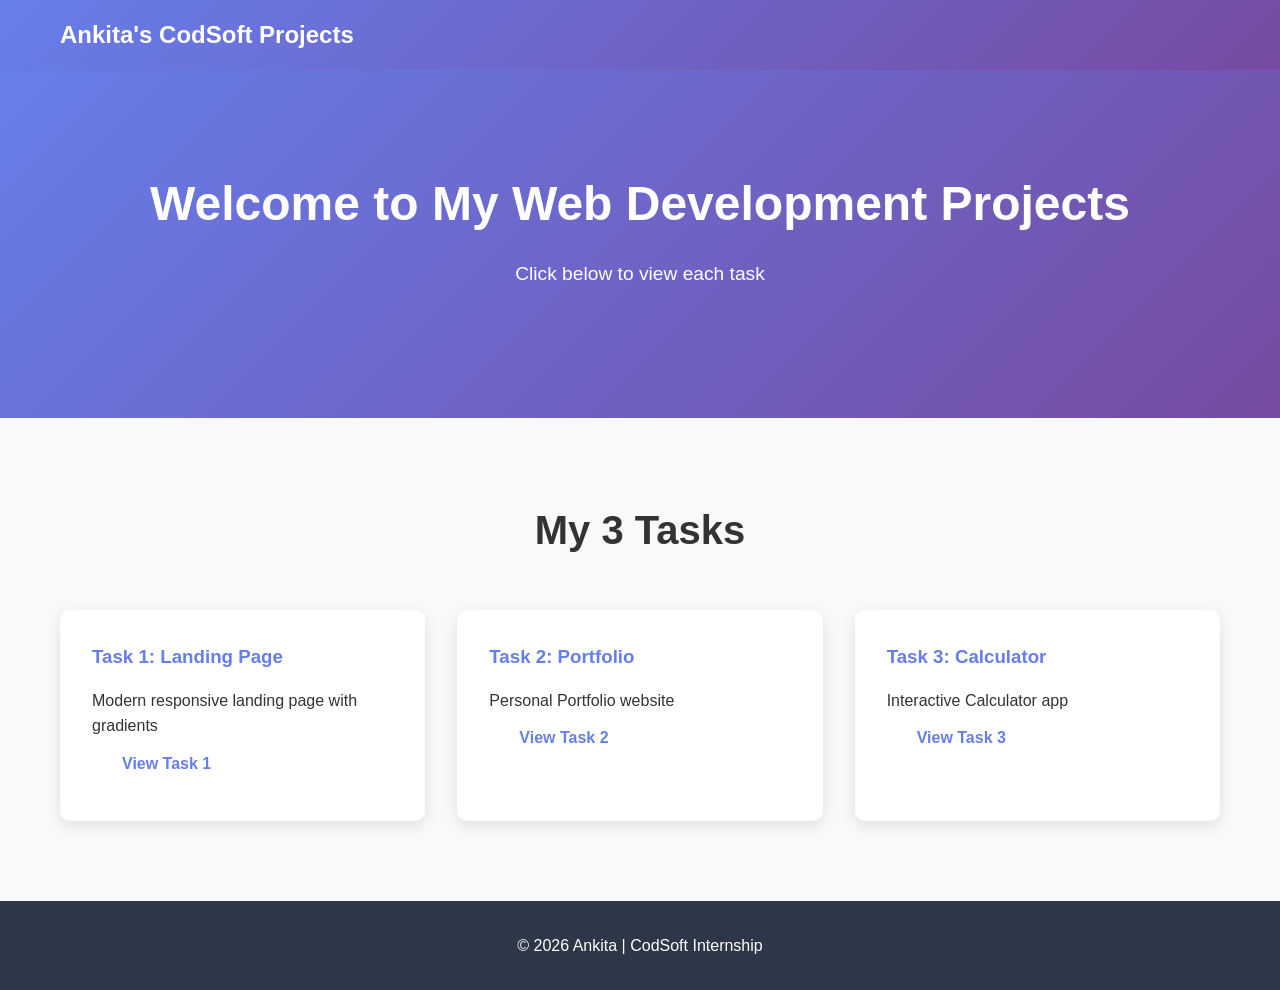
<file: index.html>
<!DOCTYPE html>
<html>
<head>
<meta name="viewport" content="width=device-width, initial-scale=1.0">
<title>Web Projects - Ankita</title>
<link rel="stylesheet" href="style.css">
</head>
<body>
<nav>
<div class="container">
<h1>Ankita's CodSoft Projects</h1>
</div>
</nav>

<section class="hero">
<div class="container">
<h2>Welcome to My Web Development Projects</h2>
<p>Click below to view each task</p>
</div>
</section>

<section class="features">
<div class="container">
<h2>My 3 Tasks</h2>
<div class="grid">
<div class="card">
<h3>Task 1: Landing Page</h3>
<p>Modern responsive landing page with gradients</p>
<a href="Task1-LandingPage/" class="btn">View Task 1</a>
</div>
<div class="card">
<h3>Task 2: Portfolio</h3>
<p>Personal Portfolio website</p>
<a href="Task2%20Portfolio/" class="btn">View Task 2</a>
</div>
<div class="card">
<h3>Task 3: Calculator</h3>
<p>Interactive Calculator app</p>
<a href="Task3-Calculator/" class="btn">View Task 3</a>
</div>
</div>
</div>
</section>

<footer>
<div class="container">
<p>&copy; 2026 Ankita | CodSoft Internship</p>
</div>
</footer>
</body>
</html>
</file>
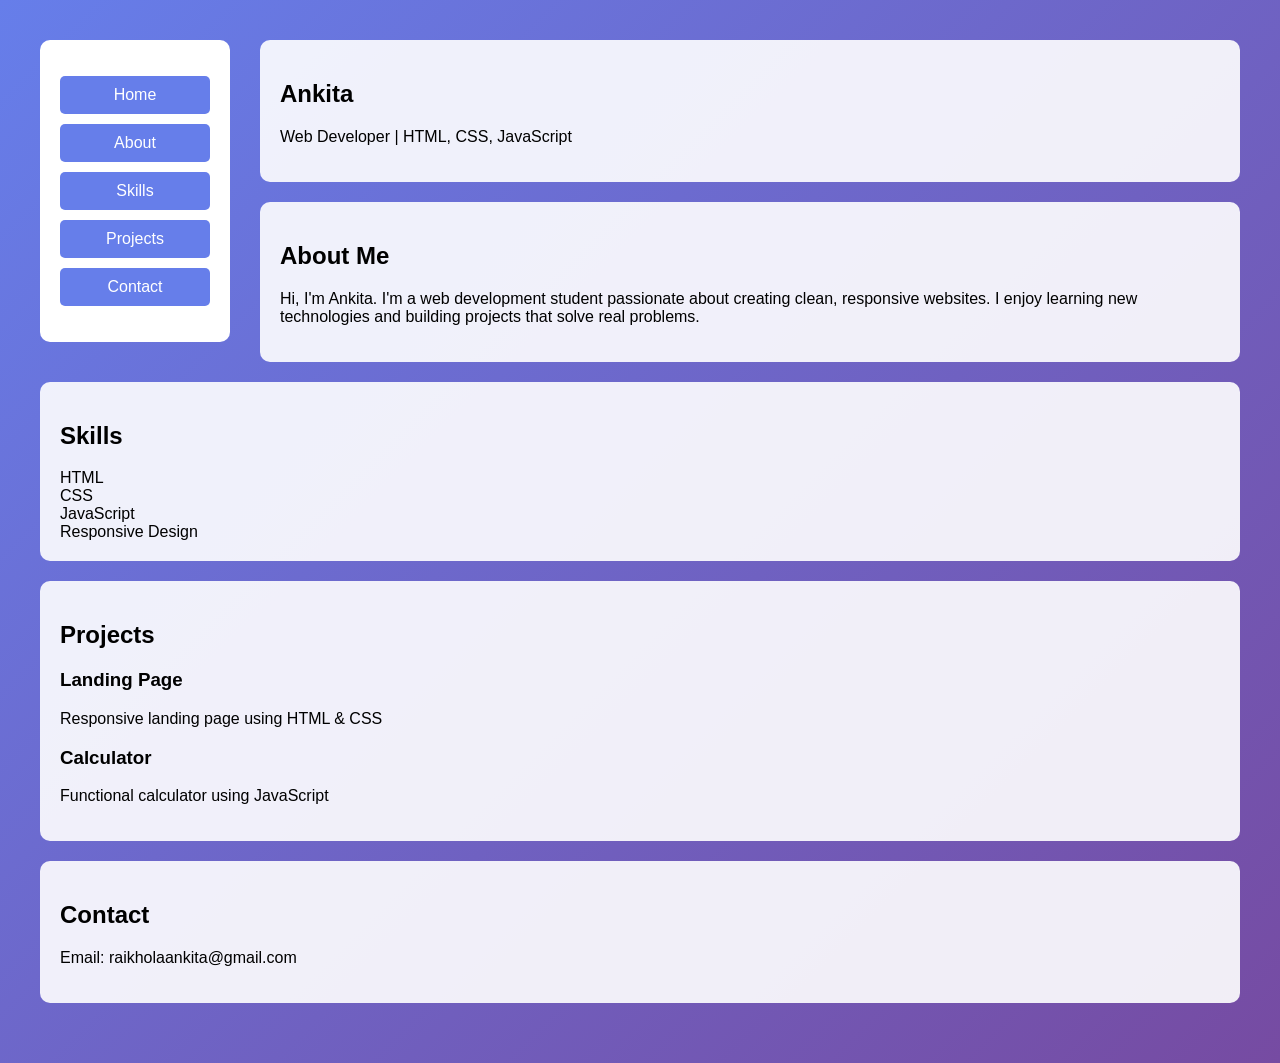
<file: Task2 Portfolio/index.html>
<!DOCTYPE html>
<html>
<head>
  <meta name="viewport" content="width=device-width, initial-scale=1.0">
  <title>Ankita - Portfolio</title>
  <link rel="stylesheet" href="style.css">
</head>
<body>
  <div class="container">
  <nav>
    <ul>
      <li><a href="#home">Home</a></li>
      <li><a href="#about">About</a></li>
      <li><a href="#skills">Skills</a></li>
      <li><a href="#projects">Projects</a></li>
      <li><a href="#contact">Contact</a></li>
    </ul>
  </nav>
  </div>
  <section id="home" class="hero">
    <h1>Ankita</h1>
    <p>Web Developer | HTML, CSS, JavaScript</p>
  </section>
  <section id="about" class="about">
    <h2>About Me</h2>
    <p>Hi, I'm Ankita. I'm a web development student passionate about creating clean, responsive websites. I enjoy learning new technologies and building projects that solve real problems.</p>
  </section>

  <section id="skills" class="skills">
    <h2>Skills</h2>
    <div class="skill-box">
      <div class="skill">HTML</div>
      <div class="skill">CSS</div>
      <div class="skill">JavaScript</div>
      <div class="skill">Responsive Design</div>
    </div>
  </section>

  <section id="projects" class="projects">
    <h2>Projects</h2>
    <div class="project-card">
      <h3>Landing Page</h3>
      <p>Responsive landing page using HTML & CSS</p>
    </div>
    <div class="project-card">
      <h3>Calculator</h3>
      <p>Functional calculator using JavaScript</p>
    </div>
  </section>

  <section id="contact" class="contact">
    <h2>Contact</h2>
    <p>Email: raikholaankita@gmail.com</p>
  </section>
</body>
</html>
</file>
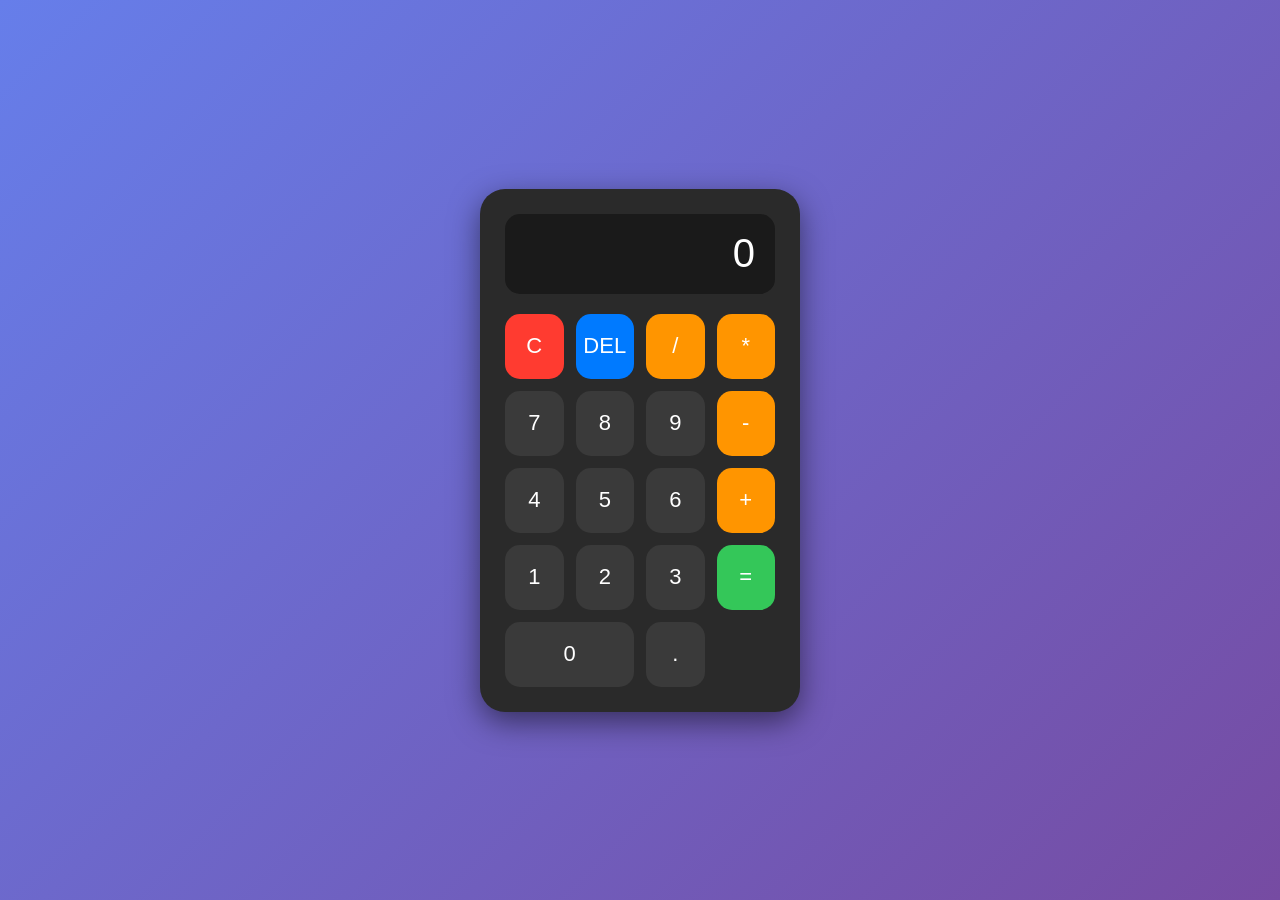
<file: Task3-Calculator/index.html>
<!DOCTYPE html>
<html>
<head>
  <meta name="viewport" content="width=device-width, initial-scale=1.0">
  <title>Calculator</title>
  <link rel="stylesheet" href="style.css">
</head>
<body>
  <div class="calculator">
    <input type="text" id="display" readonly value="0">
    <div class="buttons">
      <button onclick="clearDisplay()">C</button>
      <button onclick="deleteLast()">DEL</button>
      <button onclick="appendValue('/')">/</button>
      <button onclick="appendValue('*')">*</button>
      
      <button onclick="appendValue('7')">7</button>
      <button onclick="appendValue('8')">8</button>
      <button onclick="appendValue('9')">9</button>
      <button onclick="appendValue('-')">-</button>
      
      <button onclick="appendValue('4')">4</button>
      <button onclick="appendValue('5')">5</button>
      <button onclick="appendValue('6')">6</button>
      <button onclick="appendValue('+')">+</button>
      
      <button onclick="appendValue('1')">1</button>
      <button onclick="appendValue('2')">2</button>
      <button onclick="appendValue('3')">3</button>
      <button onclick="calculate()" class="equal">=</button>
      
      <button onclick="appendValue('0')" class="zero">0</button>
      <button onclick="appendValue('.')">.</button>
    </div>
  </div>
  <script src="script.js"></script>
</body>
</html>
</file>
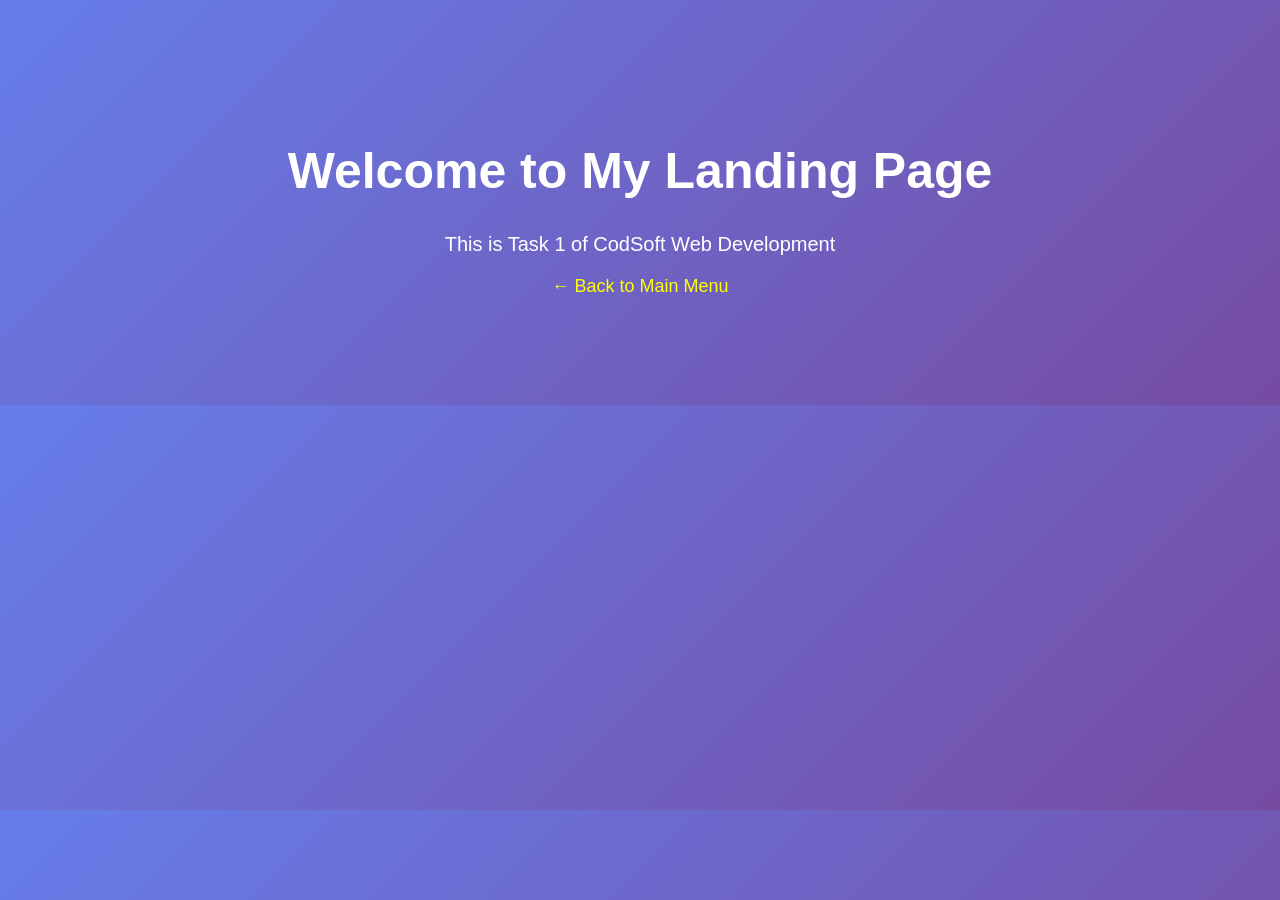
<file: Landing.html>
<!--created by Ankita Raikhola for CodSoft Web Dev Internship-May 2026-->
<!DOCTYPE html>
<html>
<head>
    <title>Landing Page - Ankita</title>
    <style>
        body { font-family: Arial; text-align: center; padding: 100px; background: linear-gradient(135deg, #667eea 0%, #764ba2 100%); color: white; }
        h1 { font-size: 50px; }
        p { font-size: 20px; }
        a { color: yellow; text-decoration: none; font-size: 18px; }
    </style>
</head>
<body>
    <h1>Welcome to My Landing Page</h1>
    <p>This is Task 1 of CodSoft Web Development</p>
    <a href="index.html">← Back to Main Menu</a>
</body>
</html>
</file>
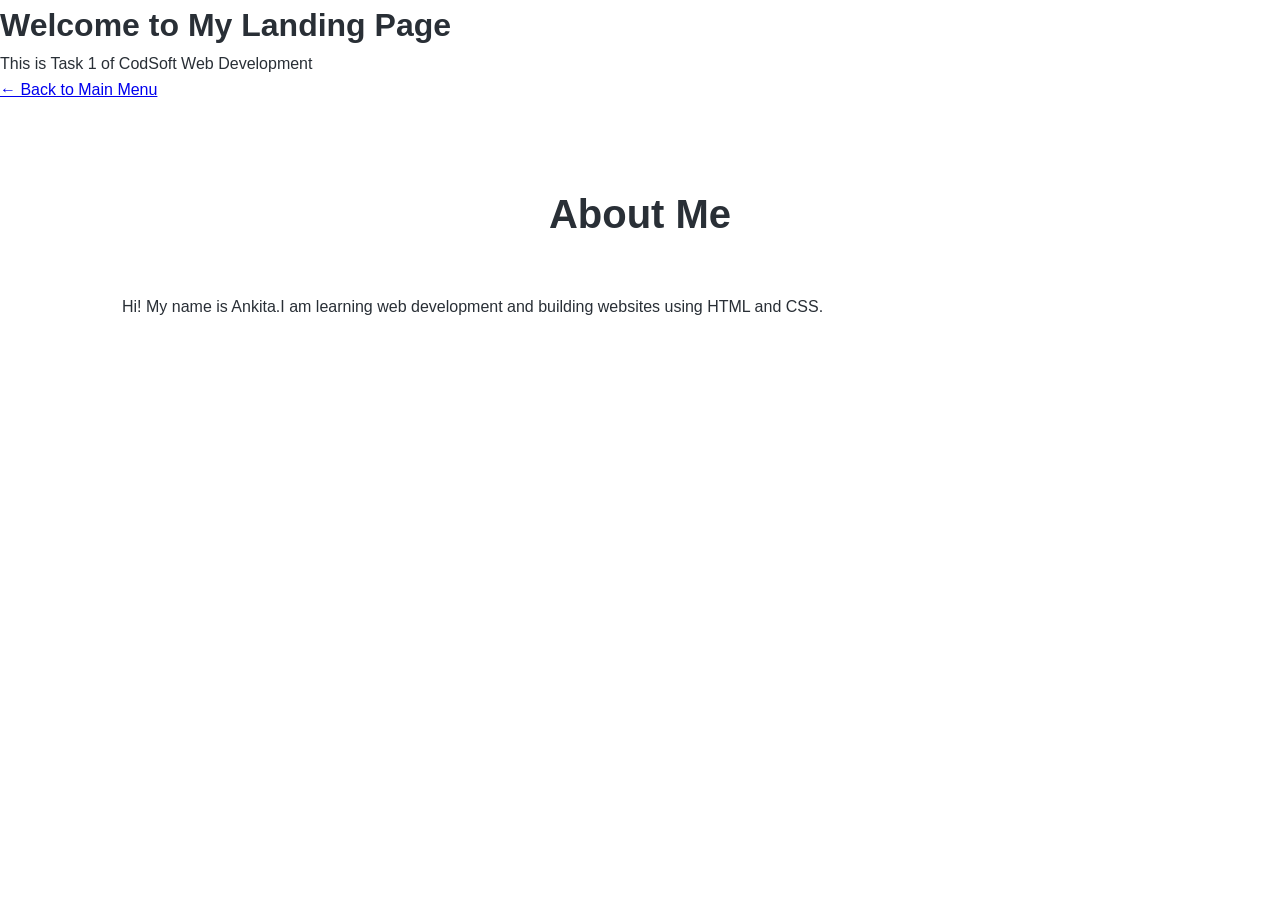
<file: Task1-LandingPage/landing.html>
<!DOCTYPE html>
<html>
<head>
  <title>Landing Page - Task 1</title>
  <link rel="stylesheet" href="style.css">
</head>
<body>
  <div class="container">
    <h1>Welcome to My Landing Page</h1>
    <p>This is Task 1 of CodSoft Web Development</p>
    <a href="#">← Back to Main Menu</a>
  </div>
  <section class="about">
    <h2>About Me</h2>
  <p>Hi! My name is Ankita.I am learning web development and building websites using HTML and CSS.</p>
  </section>
</body>
</html>
</file>
<file: style.css>
*{margin:0;padding:0;box-sizing:border-box}
body{font-family:'Segoe UI',sans-serif;line-height:1.6;color:#333}
.container{max-width:1200px;margin:0 auto;padding:0 20px}
nav{background:linear-gradient(135deg,#667eea 0%,#764ba2 100%);padding:1rem 0;position:sticky;top:0}
nav .container{display:flex;justify-content:space-between;align-items:center}
nav h1{color:white;font-size:1.5rem}
nav ul{list-style:none;display:flex;gap:2rem}
nav a{color:white;text-decoration:none;font-weight:500}
.hero{background:linear-gradient(135deg,#667eea 0%,#764ba2 100%);color:white;padding:6rem 0;text-align:center}
.hero h2{font-size:3rem;margin-bottom:1rem}
.hero p{font-size:1.2rem;margin-bottom:2rem}
.btn{background:white;color:#667eea;padding:12px 30px;border-radius:50px;text-decoration:none;font-weight:bold;display:inline-block}
.features{padding:5rem 0;background:#f8f9fa}
.features h2{text-align:center;font-size:2.5rem;margin-bottom:3rem}
.grid{display:grid;grid-template-columns:repeat(auto-fit,minmax(300px,1fr));gap:2rem}
.card{background:white;padding:2rem;border-radius:10px;box-shadow:0 5px 15px rgba(0,0,0,0.1)}
.card h3{color:#667eea;margin-bottom:1rem}
footer{background:#2d3748;color:white;text-align:center;padding:2rem 0}
@media(max-width:768px){nav ul{flex-direction:column;gap:1rem}.hero h2{font-size:2rem}}
</file>
<file: Task2 Portfolio/style.css>
body {
    background: linear-gradient(135deg, #667eea 0%, #764ba2 100%);
    font-family: Arial;
    margin: 0;
    padding: 40px;
}

nav {
    background: white;
    padding: 20px;
    border-radius: 10px;
    width: 150px;
    float: left;
    margin-right: 30px;
}

nav ul {
    list-style: none;
    padding: 0;
}

nav a {
    display: block;
    background: #667eea;
    color: white;
    padding: 10px;
    text-decoration: none;
    border-radius: 5px;
    margin-bottom: 10px;
    text-align: center;
}

section {
    background: rgba(255,255,255,0.9);
    padding: 20px;
    border-radius: 10px;
    margin-bottom: 20px;
    overflow: hidden;
}
</file>
<file: Task3-Calculator/style.css>
* {
  margin: 0;
  padding: 0;
  box-sizing: border-box;
}

body {
  display: flex;
  justify-content: center;
  align-items: center;
  min-height: 100vh;
  background: linear-gradient(135deg, #667eea 0%, #764ba2 100%);
  font-family: Arial, sans-serif;
}

.calculator {
  background: #2a2a2a;
  padding: 25px;
  border-radius: 25px;
  box-shadow: 0 10px 30px rgba(0,0,0,0.5);
  width: 320px;
}

#display {
  width: 100%;
  height: 80px;
  font-size: 40px;
  text-align: right;
  padding: 20px;
  margin-bottom: 20px;
  border: none;
  border-radius: 15px;
  background: #1a1a1a;
  color: white;
  font-weight: 300;
}

.buttons {
  display: grid;
  grid-template-columns: repeat(4, 1fr);
  gap: 12px;
}

button {
  height: 65px;
  font-size: 22px;
  border: none;
  border-radius: 15px;
  cursor: pointer;
  font-weight: 500;
  transition: 0.2s;
  background: #3a3a3a;
  color: white;
}

button:active {
  transform: scale(0.95);
}

/* C - Red */
button:nth-child(1) {
  background: #ff3b30;
  color: white;
}

/* DEL - Blue */
button:nth-child(2) {
  background: #007aff;
  color: white;
}

/* Operators / * - + - Orange */
button:nth-child(3), button:nth-child(4), button:nth-child(8), button:nth-child(12) {
  background: #ff9500;
  color: white;
}

/* = - Green */
.equal {
  background: #34c759 !important;
  color: white;
  grid-row: span 2;
}

/* 0 button wide */
.zero {
  grid-column: span 2;
}
</file>
<file: Task1-LandingPage/style.css>
:root {
  --primary: #FF6B6B;
  --secondary: #4ECDC4;
  --dark: #292F36;
  --light: #F7FFF7;
}

* {
  margin: 0;
  padding: 0;
  box-sizing: border-box;
}

body {
  font-family: 'Poppins', sans-serif;
  color: var(--dark);
  line-height: 1.6;
}

header {
  background: linear-gradient(135deg, var(--primary) 0%, var(--secondary) 100%);
  padding: 1rem 2rem;
  position: sticky;
  top: 0;
  box-shadow: 0 2px 10px rgba(0,0,0,0.1);
}

nav {
  max-width: 1100px;
  margin: 0 auto;
  display: flex;
  justify-content: space-between;
  align-items: center;
}

.logo {
  font-weight: 700;
  font-size: 1.5rem;
  color: white;
}

nav ul {
  list-style: none;
  display: flex;
  gap: 2rem;
}

nav a {
  color: white;
  text-decoration: none;
  font-weight: 500;
  transition: opacity 0.3s;
}

nav a:hover {
  opacity: 0.8;
}

section {
  padding: 5rem 2rem;
  max-width: 1100px;
  margin: 0 auto;
}

.hero {
  display: grid;
  grid-template-columns: 1fr 1fr;
  gap: 3rem;
  align-items: center;
  min-height: 80vh;
}

.hero h1 {
  font-size: 3rem;
  margin-bottom: 1rem;
}

.hero h1 span {
  font-size: 2.5rem;
}

.hero p {
  font-size: 1.1rem;
  margin-bottom: 2rem;
  color: #555;
}

.hero-img img {
  width: 100%;
  max-width: 350px;
  border-radius: 50%;
  background: var(--light);
  padding: 1rem;
  box-shadow: 0 10px 30px rgba(78, 205, 196, 0.3);
}

.cta-button {
  display: inline-block;
  background: var(--primary);
  color: white;
  padding: 14px 32px;
  border-radius: 50px;
  text-decoration: none;
  font-weight: 600;
  transition: transform 0.3s, box-shadow 0.3s;
}

.cta-button:hover {
  transform: translateY(-3px);
  box-shadow: 0 8px 20px rgba(255, 107, 107, 0.4);
}

#journey {
  background: var(--light);
}

h2 {
  font-size: 2.5rem;
  text-align: center;
  margin-bottom: 3rem;
}

.journey-grid {
  display: grid;
  grid-template-columns: repeat(auto-fit, minmax(250px, 1fr));
  gap: 2rem;
}

.journey-card {
  padding: 2rem;
  background: white;
  border-radius: 12px;
  border-left: 5px solid var(--primary);
  transition: transform 0.3s, box-shadow 0.3s;
}

.journey-card:nth-child(2) {
  border-left-color: var(--secondary);
}

.journey-card:hover {
  transform: translateY(-5px);
  box-shadow: 0 10px 25px rgba(0,0,0,0.1);
}

.journey-card h4 {
  color: var(--primary);
  margin-bottom: 0.5rem;
}

#about {
  text-align: center;
}

footer {
  background: var(--dark);
  color: white;
  text-align: center;
  padding: 2rem;
}

footer a {
  color: var(--secondary);
  text-decoration: none;
}

@media (max-width: 768px) {
  .hero {
    grid-template-columns: 1fr;
    text-align: center;
  }
  .hero h1 {
    font-size: 2.2rem;
  }
  nav ul {
    gap: 1rem;
  }
}
</file>
